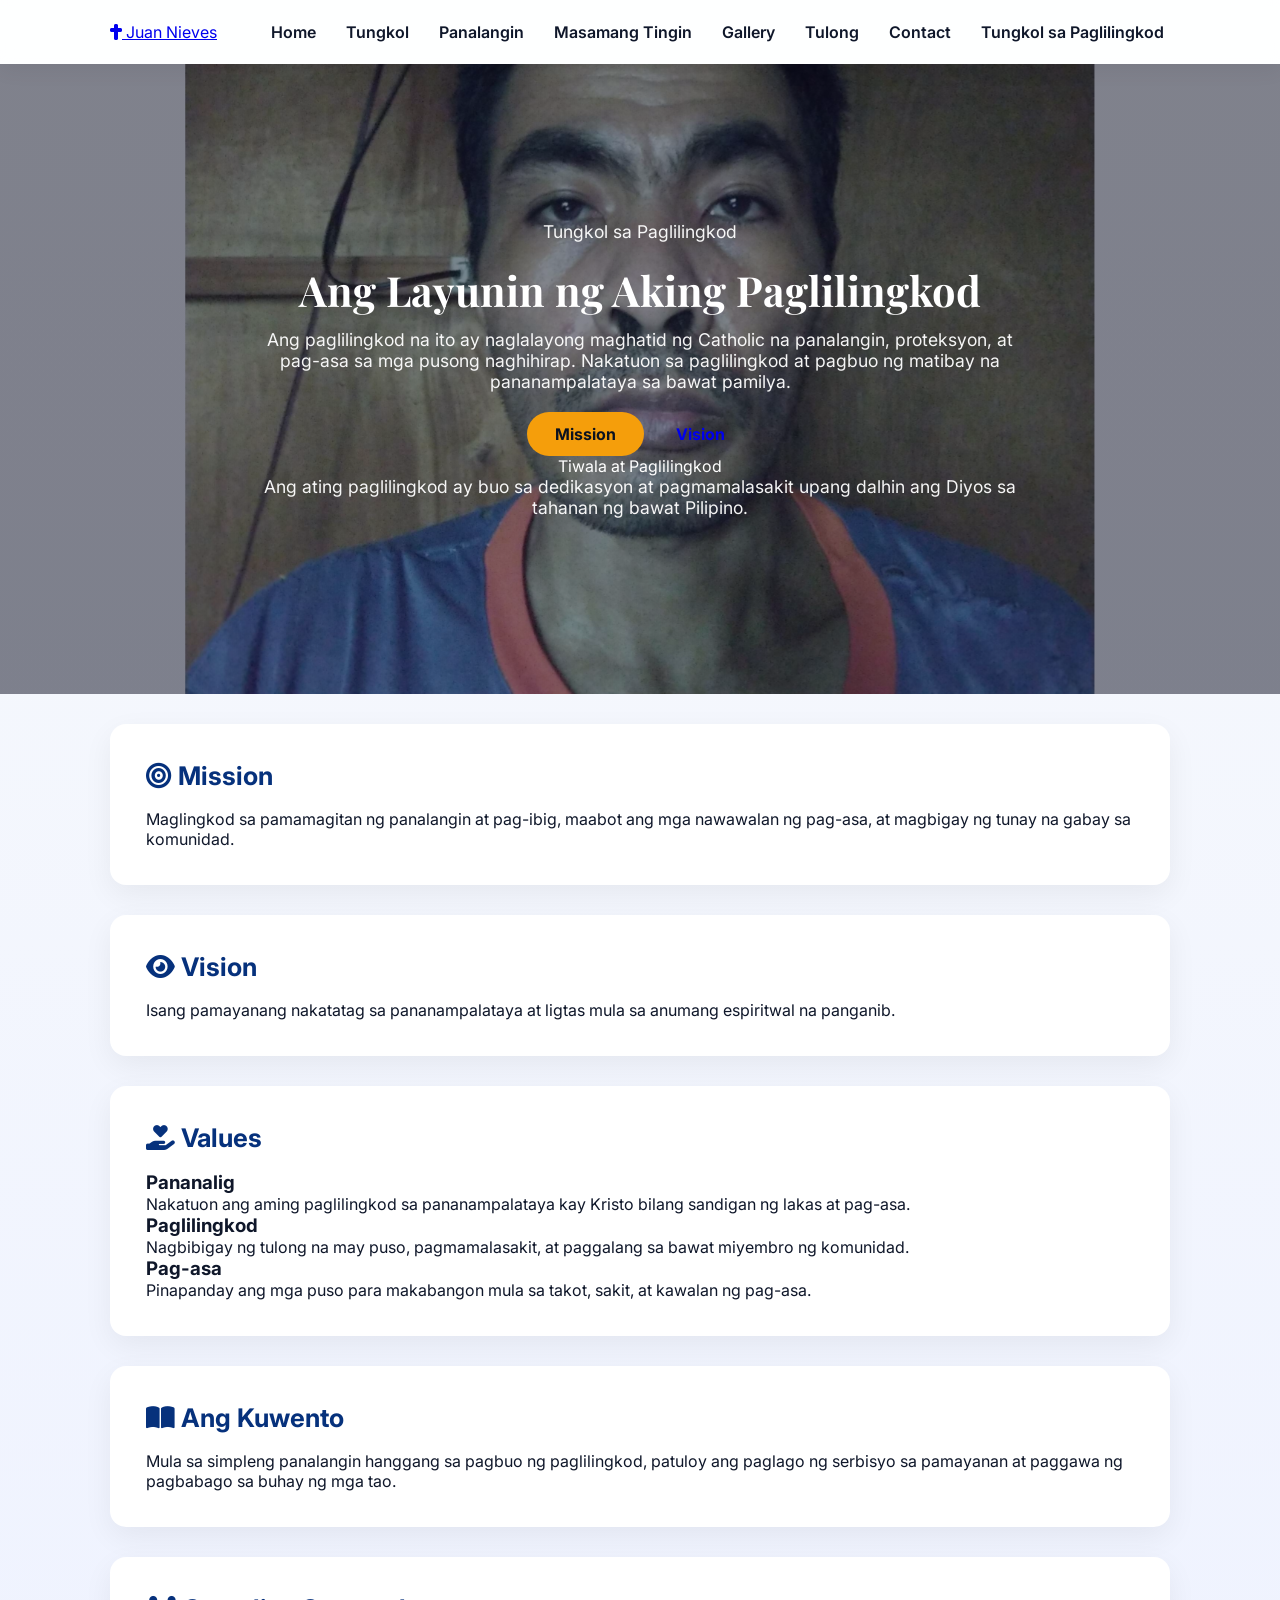
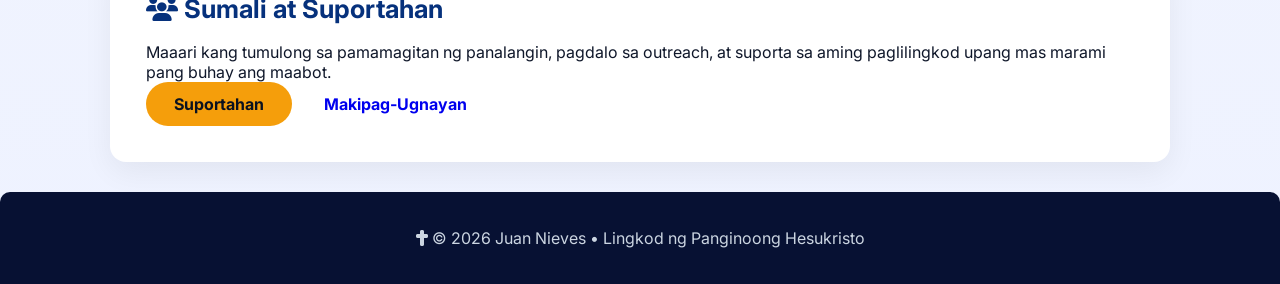
<file: about.html>
<!DOCTYPE html>
<html lang="tl">
<head>
    <meta charset="UTF-8">
    <meta name="viewport" content="width=device-width, initial-scale=1.0">
    <title>Tungkol sa Paglilingkod | Juan Nieves</title>
    <meta name="description" content="Ang paglilingkod ni Juan Nieves ay nagsisilbi para sa panalangin, proteksyon, at pag-asa.">
    <link rel="preconnect" href="https://fonts.googleapis.com">
    <link rel="preconnect" href="https://fonts.gstatic.com" crossorigin>
    <link href="https://fonts.googleapis.com/css2?family=Inter:wght@300;400;500;600;700&family=Playfair+Display:wght@700&display=swap" rel="stylesheet">
    <link rel="stylesheet" href="https://cdnjs.cloudflare.com/ajax/libs/font-awesome/6.5.0/css/all.min.css">
    <link rel="stylesheet" href="styles.css">
    <script src="script.js" defer></script>
</head>
<body>
<nav>
    <div class="nav-container">
        <a class="logo" href="index.html"><i class="fas fa-cross"></i> Juan Nieves</a>
        <button id="nav-toggle" class="nav-toggle" aria-label="Buksan ang menu" aria-expanded="false"><i class="fas fa-bars"></i></button>
        <div class="nav-links" id="nav-links">
            <a href="index.html">Home</a>
            <a href="index.html#about">Tungkol</a>
            <a href="index.html#prayer">Panalangin</a>
            <a href="index.html#evil-eye">Masamang Tingin</a>
            <a href="index.html#gallery">Gallery</a>
            <a href="index.html#donate">Tulong</a>
            <a href="index.html#contact">Contact</a>
            <a href="about.html" class="nav-secondary">Tungkol sa Paglilingkod</a>
        </div>
    </div>
</nav>
<header class="hero">
    <div class="hero-copy">
        <p class="eyebrow">Tungkol sa Paglilingkod</p>
        <h1>Ang Layunin ng Aking Paglilingkod</h1>
        <p>Ang paglilingkod na ito ay naglalayong maghatid ng Catholic na panalangin, proteksyon, at pag-asa sa mga pusong naghihirap. Nakatuon sa paglilingkod at pagbuo ng matibay na pananampalataya sa bawat pamilya.</p>
        <div class="hero-buttons">
            <a href="#mission" class="btn btn-primary">Mission</a>
            <a href="#vision" class="btn btn-secondary">Vision</a>
        </div>
    </div>
    <div class="hero-panel">
        <div class="hero-panel-card">
            <span class="panel-title">Tiwala at Paglilingkod</span>
            <p>Ang ating paglilingkod ay buo sa dedikasyon at pagmamalasakit upang dalhin ang Diyos sa tahanan ng bawat Pilipino.</p>
        </div>
    </div>
</header>
<main class="container">
    <section class="section" id="mission">
        <h2 class="section-title"><i class="fas fa-bullseye"></i> Mission</h2>
        <p class="section-copy">Maglingkod sa pamamagitan ng panalangin at pag-ibig, maabot ang mga nawawalan ng pag-asa, at magbigay ng tunay na gabay sa komunidad.</p>
    </section>
    <section class="section" id="vision">
        <h2 class="section-title"><i class="fas fa-eye"></i> Vision</h2>
        <p class="section-copy">Isang pamayanang nakatatag sa pananampalataya at ligtas mula sa anumang espiritwal na panganib.</p>
    </section>
    <section class="section" id="values">
        <h2 class="section-title"><i class="fas fa-hand-holding-heart"></i> Values</h2>
        <div class="testimonial-grid">
            <article class="testimonial-card">
                <h3>Pananalig</h3>
                <p>Nakatuon ang aming paglilingkod sa pananampalataya kay Kristo bilang sandigan ng lakas at pag-asa.</p>
            </article>
            <article class="testimonial-card">
                <h3>Paglilingkod</h3>
                <p>Nagbibigay ng tulong na may puso, pagmamalasakit, at paggalang sa bawat miyembro ng komunidad.</p>
            </article>
            <article class="testimonial-card">
                <h3>Pag-asa</h3>
                <p>Pinapanday ang mga puso para makabangon mula sa takot, sakit, at kawalan ng pag-asa.</p>
            </article>
        </div>
    </section>
    <section class="section" id="story">
        <h2 class="section-title"><i class="fas fa-book-open"></i> Ang Kuwento</h2>
        <p class="section-copy">Mula sa simpleng panalangin hanggang sa pagbuo ng paglilingkod, patuloy ang paglago ng serbisyo sa pamayanan at paggawa ng pagbabago sa buhay ng mga tao.</p>
    </section>
    <section class="section" id="join">
        <h2 class="section-title"><i class="fas fa-users"></i> Sumali at Suportahan</h2>
        <p class="section-copy">Maaari kang tumulong sa pamamagitan ng panalangin, pagdalo sa outreach, at suporta sa aming paglilingkod upang mas marami pang buhay ang maabot.</p>
        <div class="hero-buttons">
            <a href="index.html#donate" class="btn btn-primary">Suportahan</a>
            <a href="index.html#contact" class="btn btn-secondary">Makipag-Ugnayan</a>
        </div>
    </section>
</main>
<footer>
    <p><i class="fas fa-cross"></i> &copy; 2026 Juan Nieves • Lingkod ng Panginoong Hesukristo</p>
</footer>
<div class="toast" id="toast" aria-live="polite"></div>
</body>
</html>
</file>
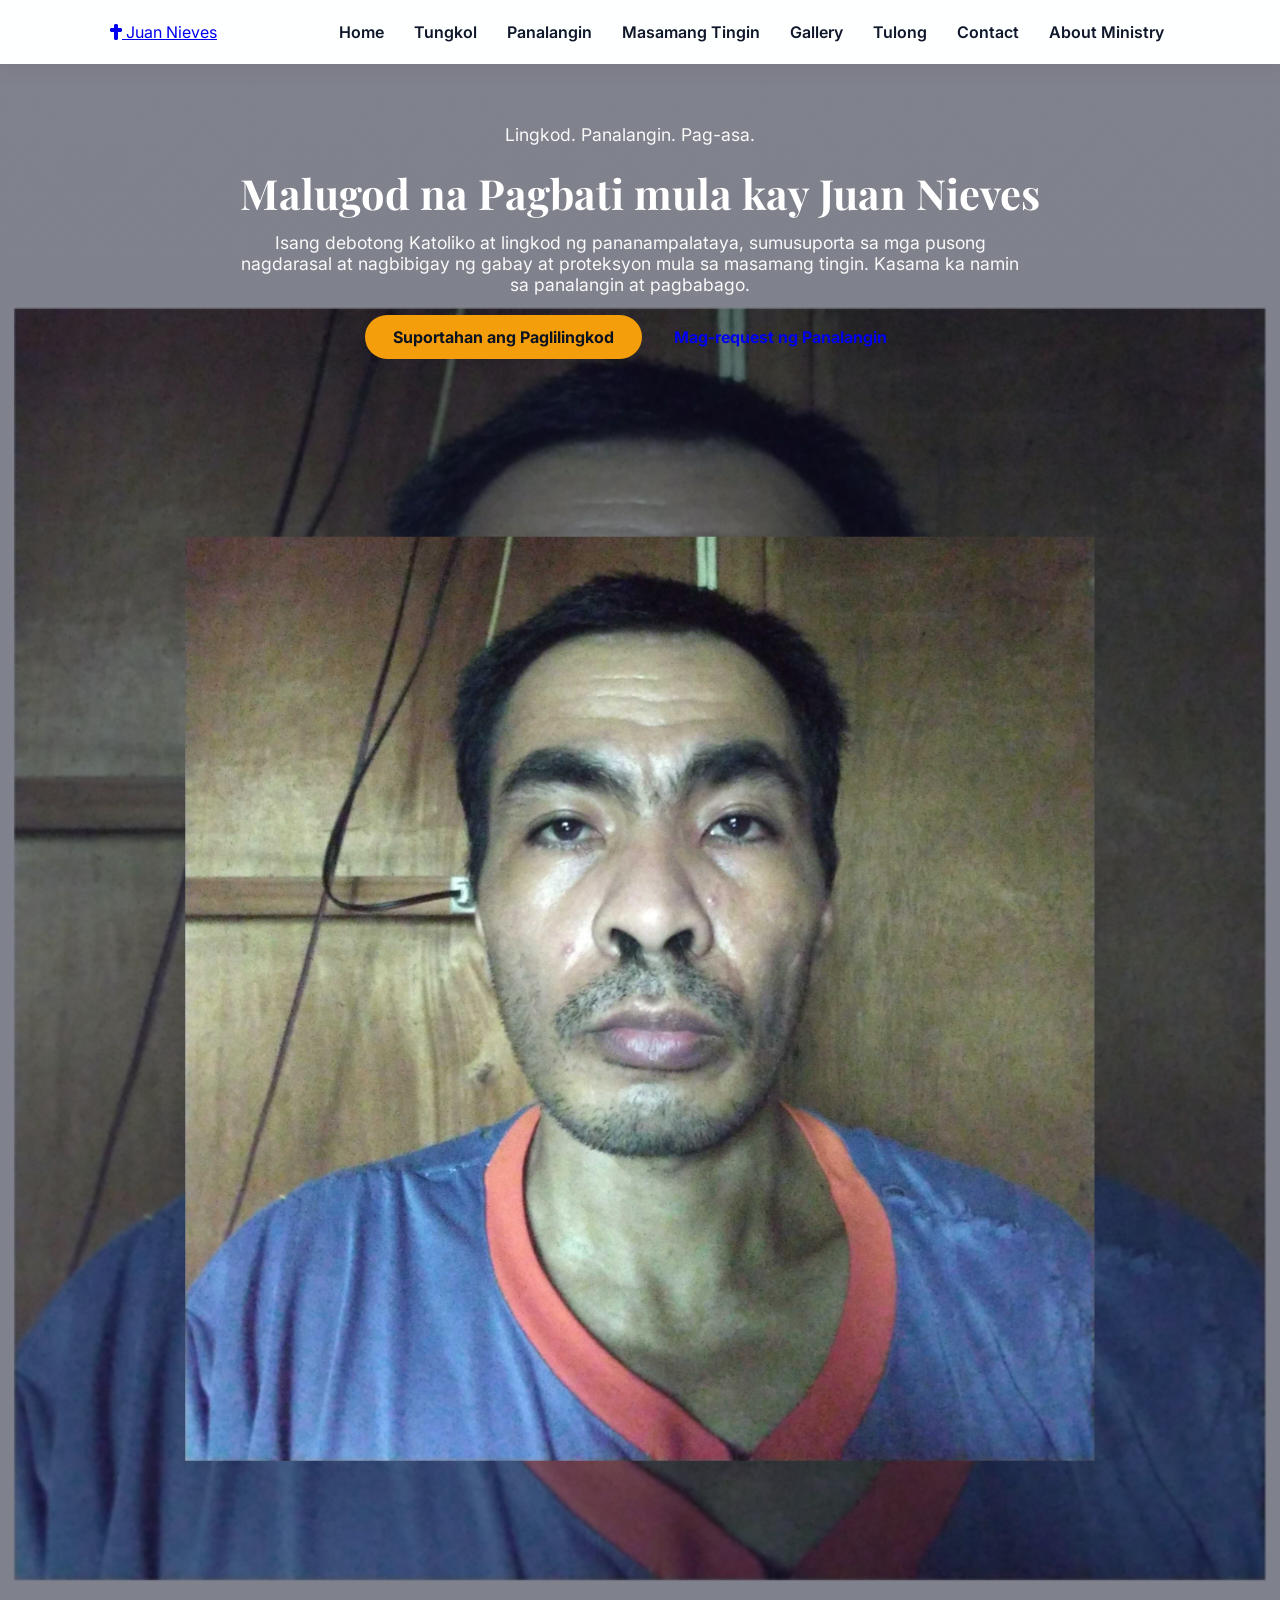
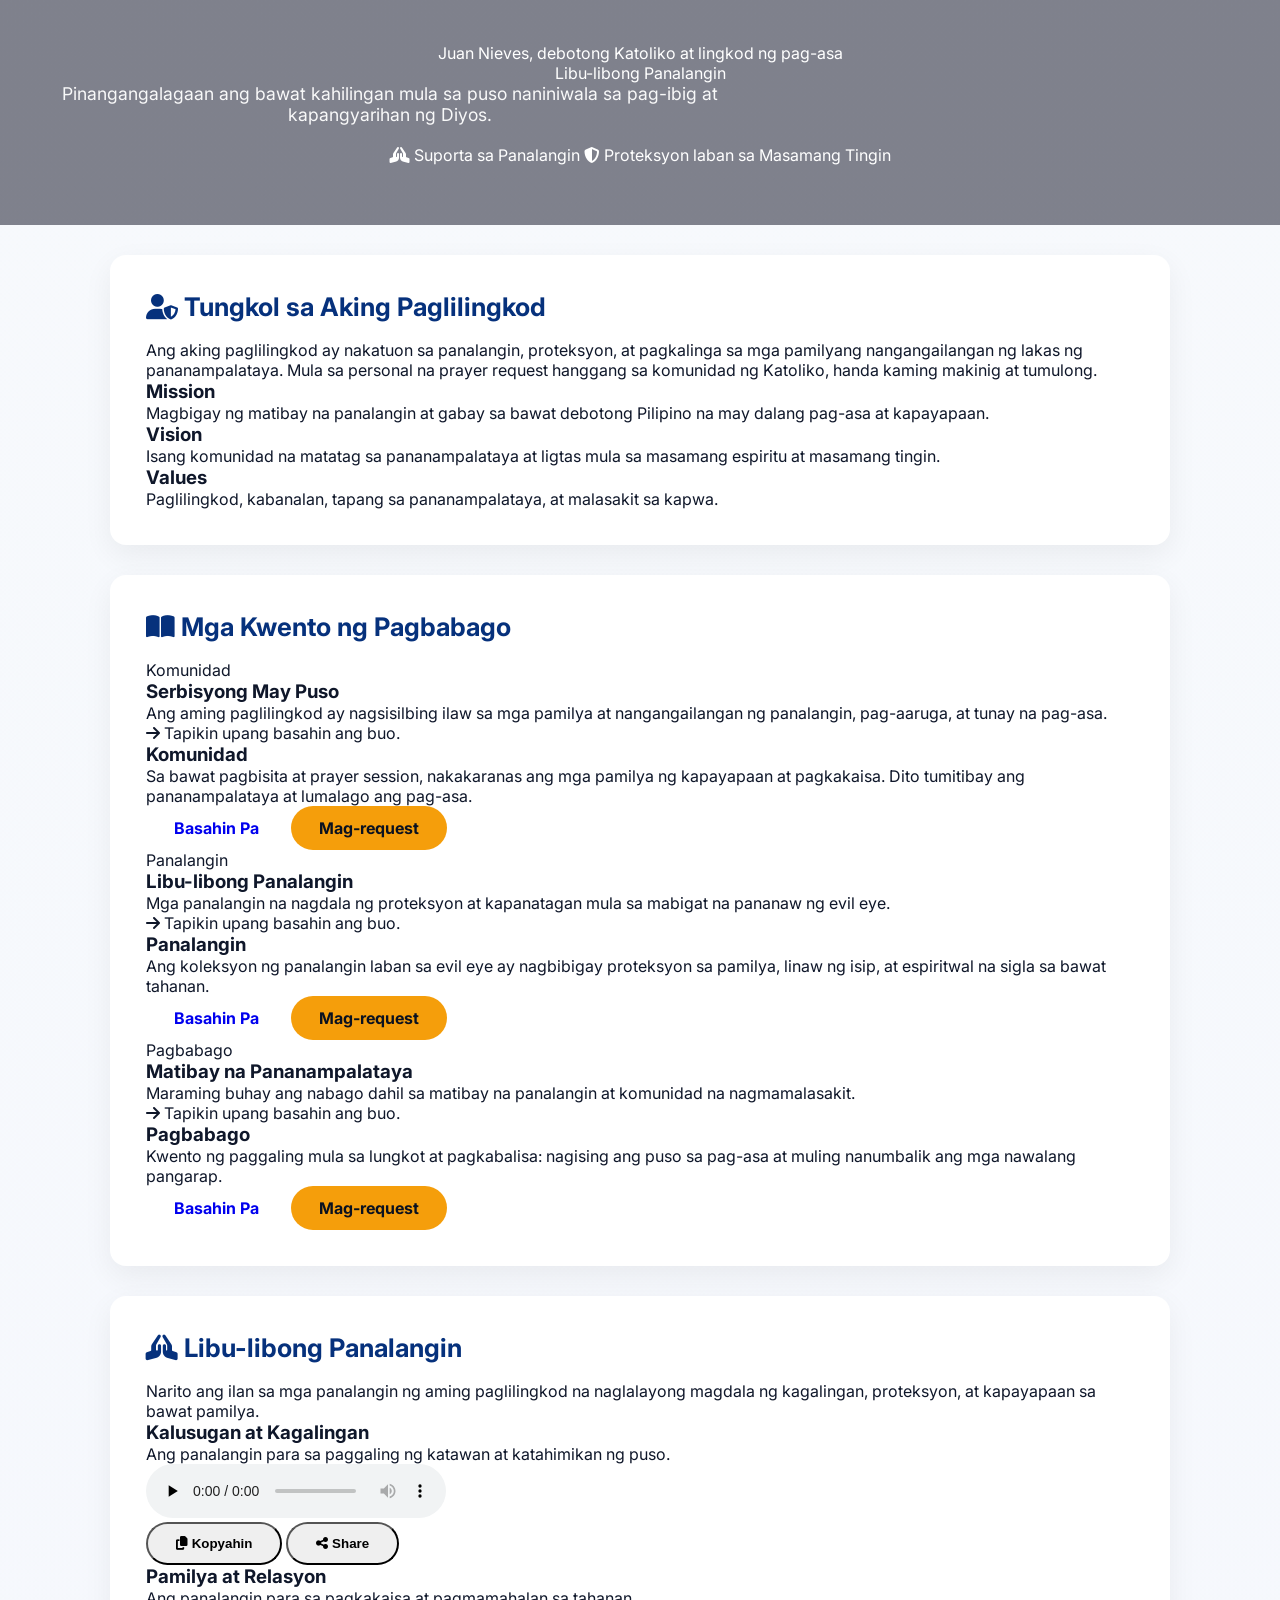
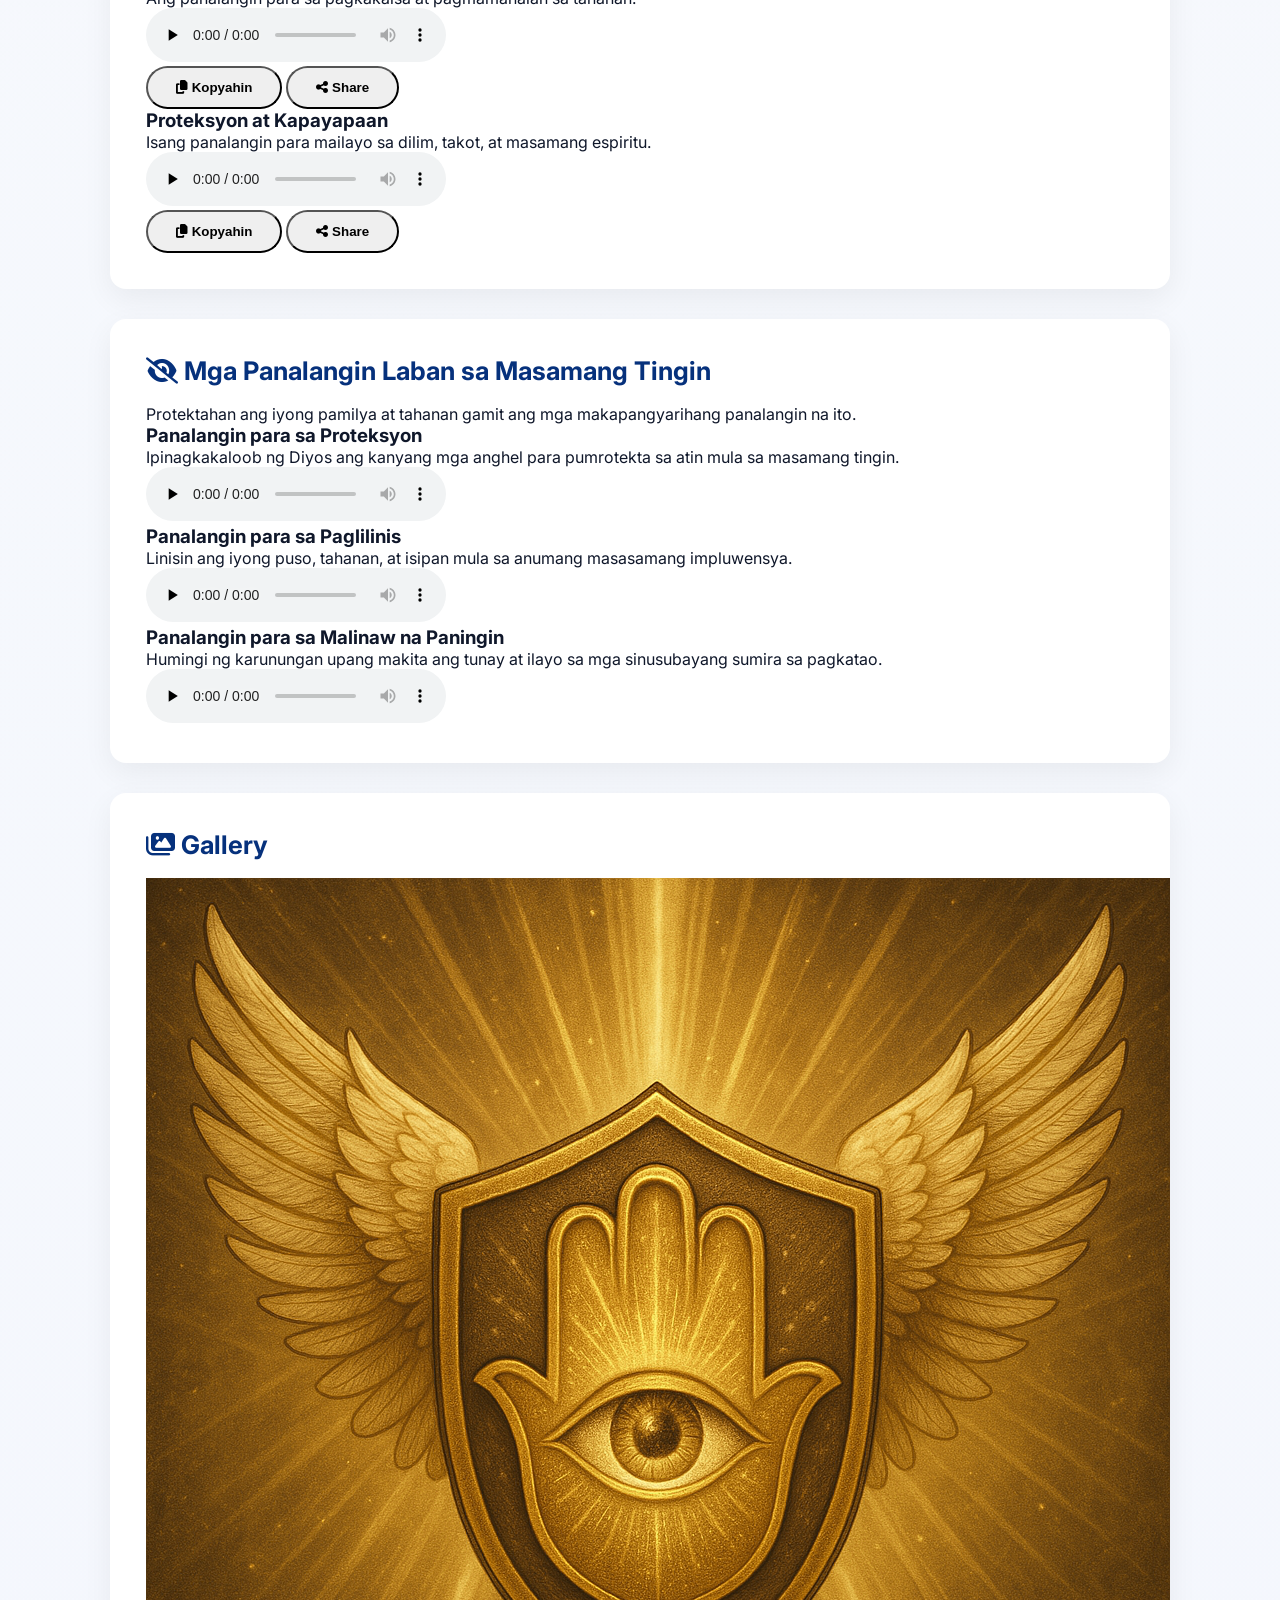
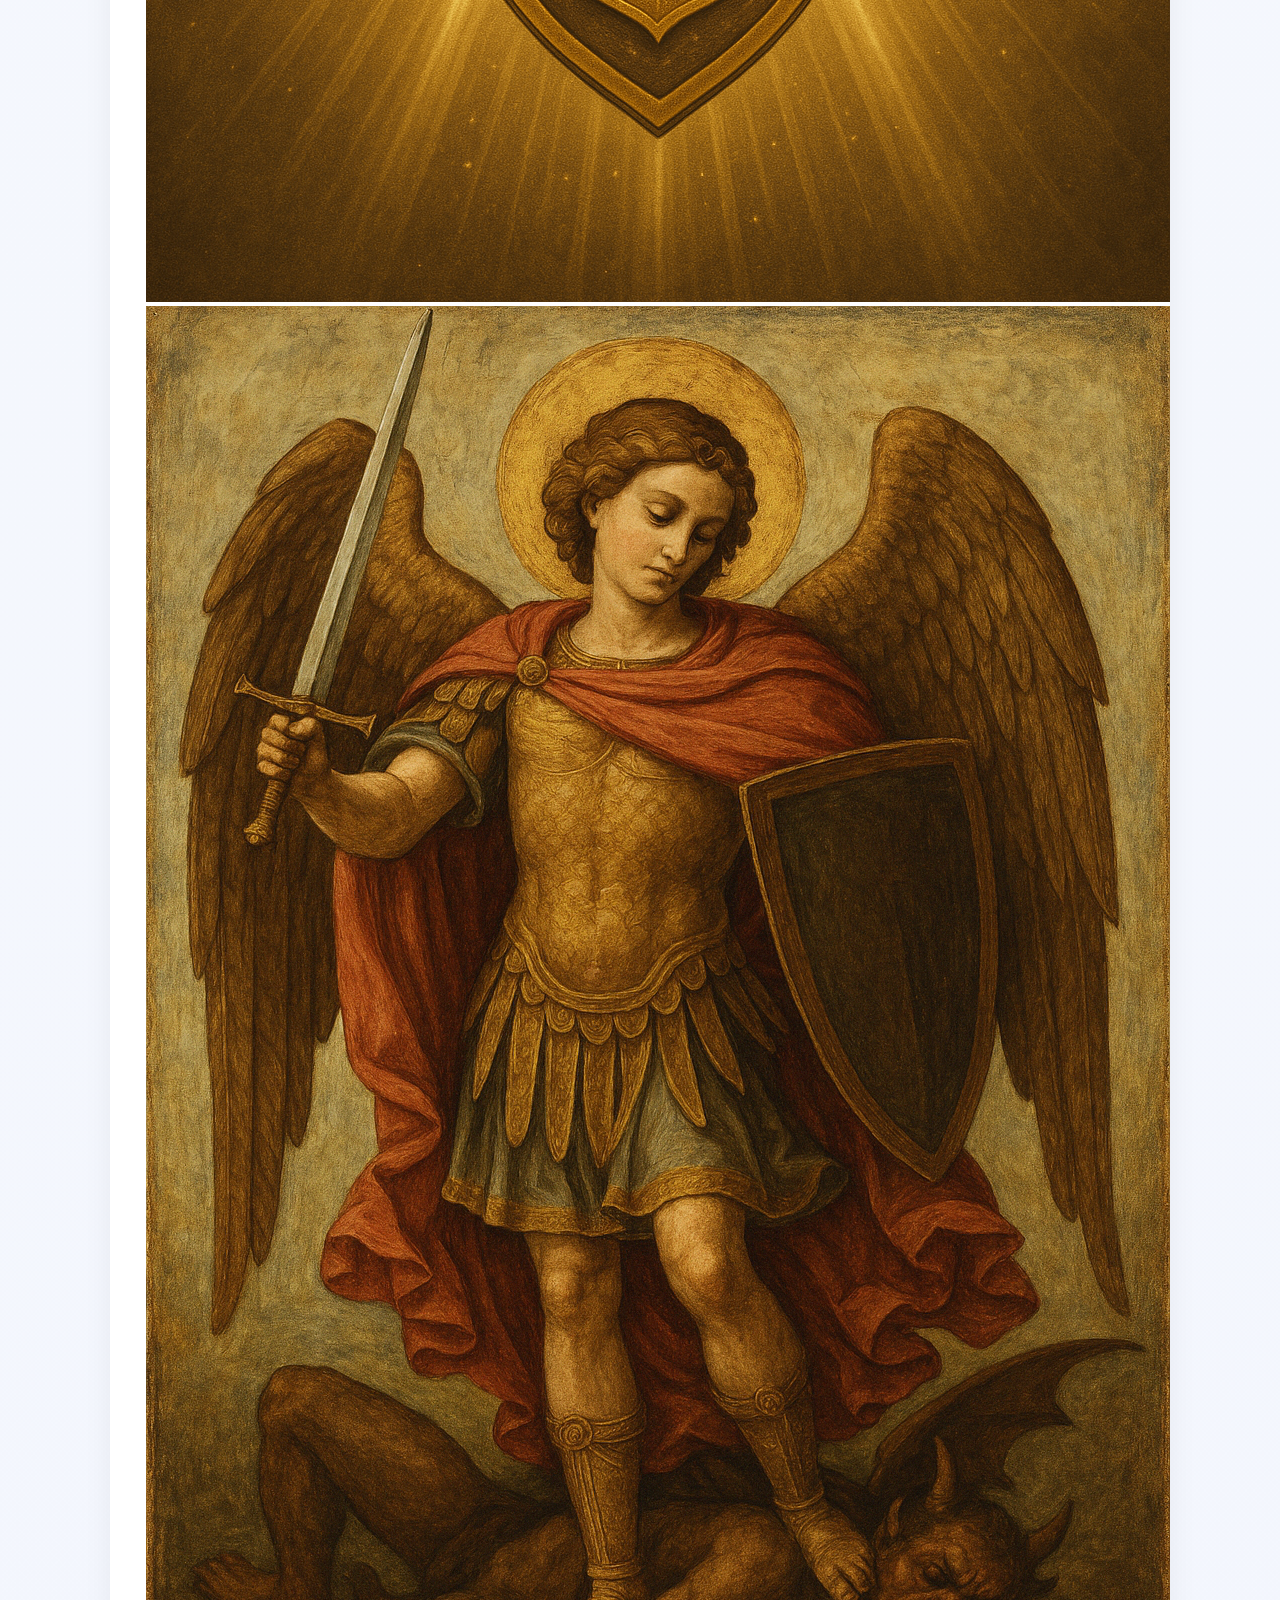
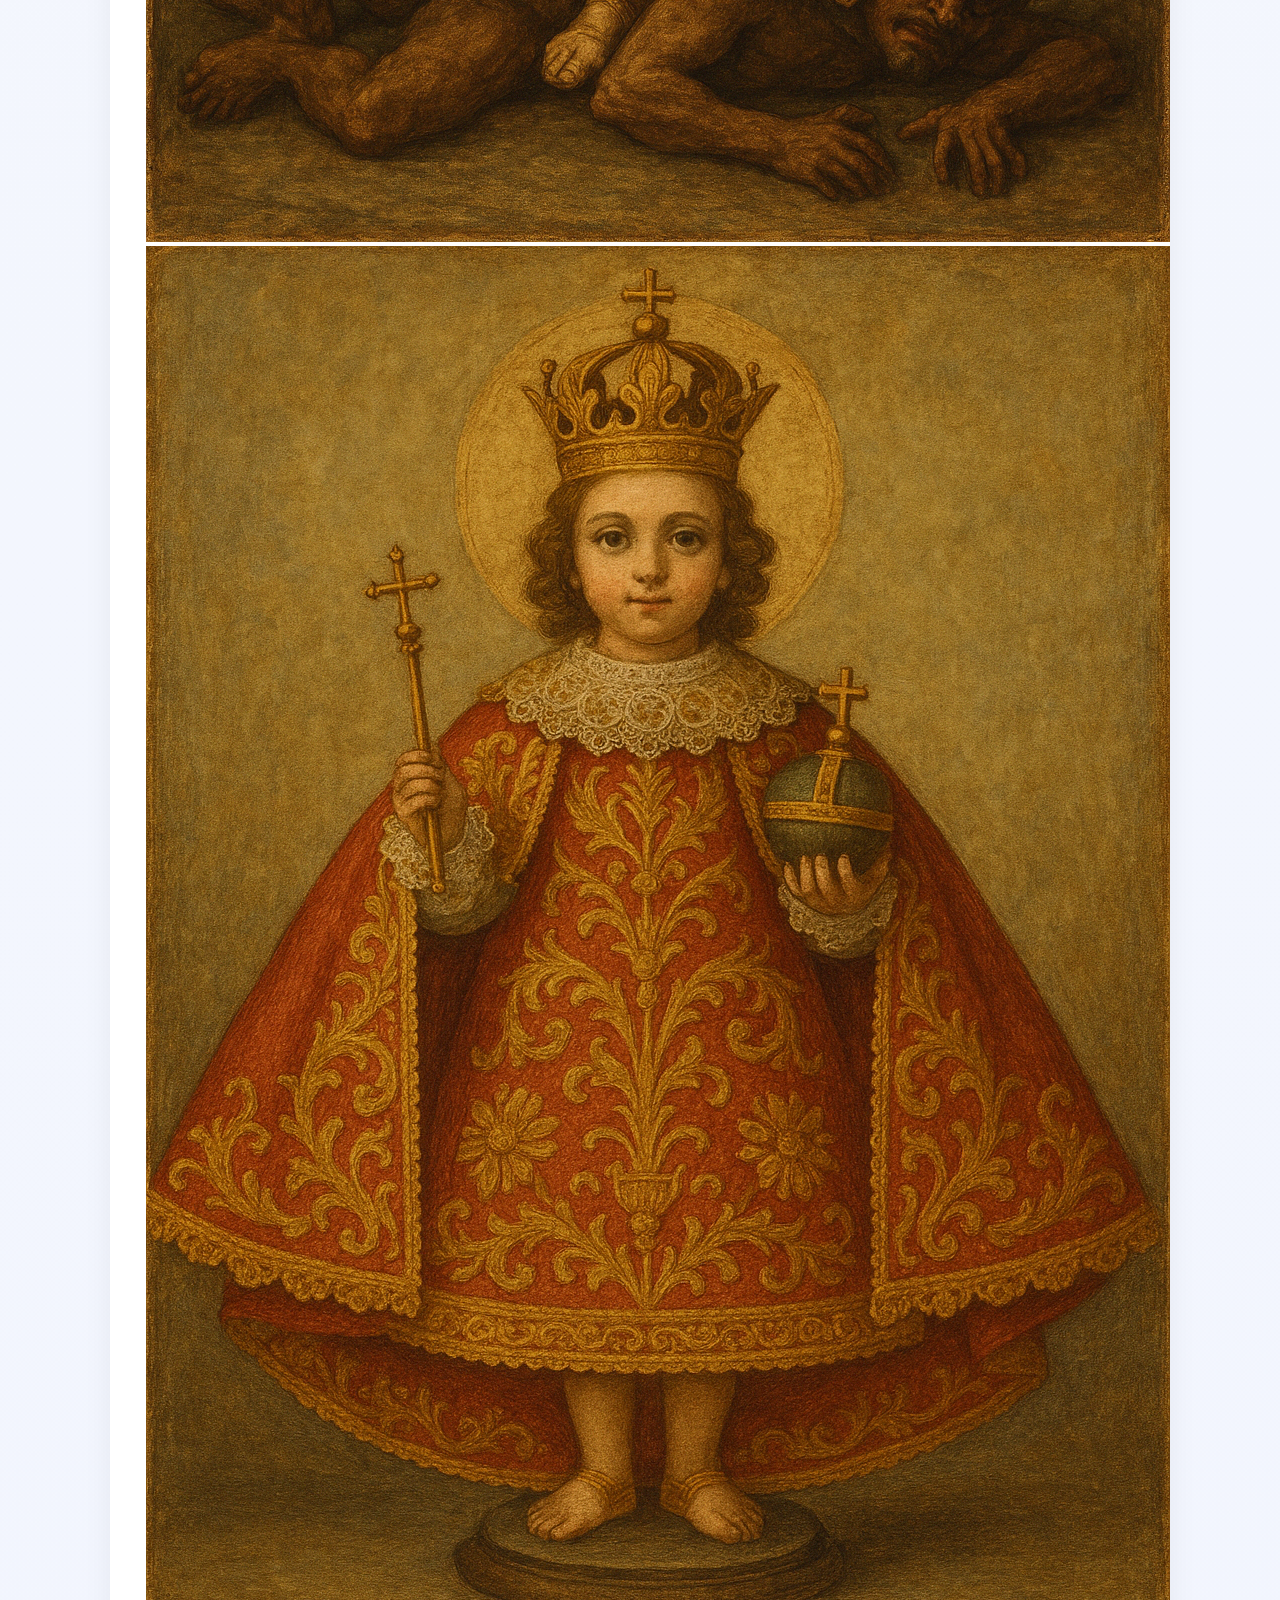
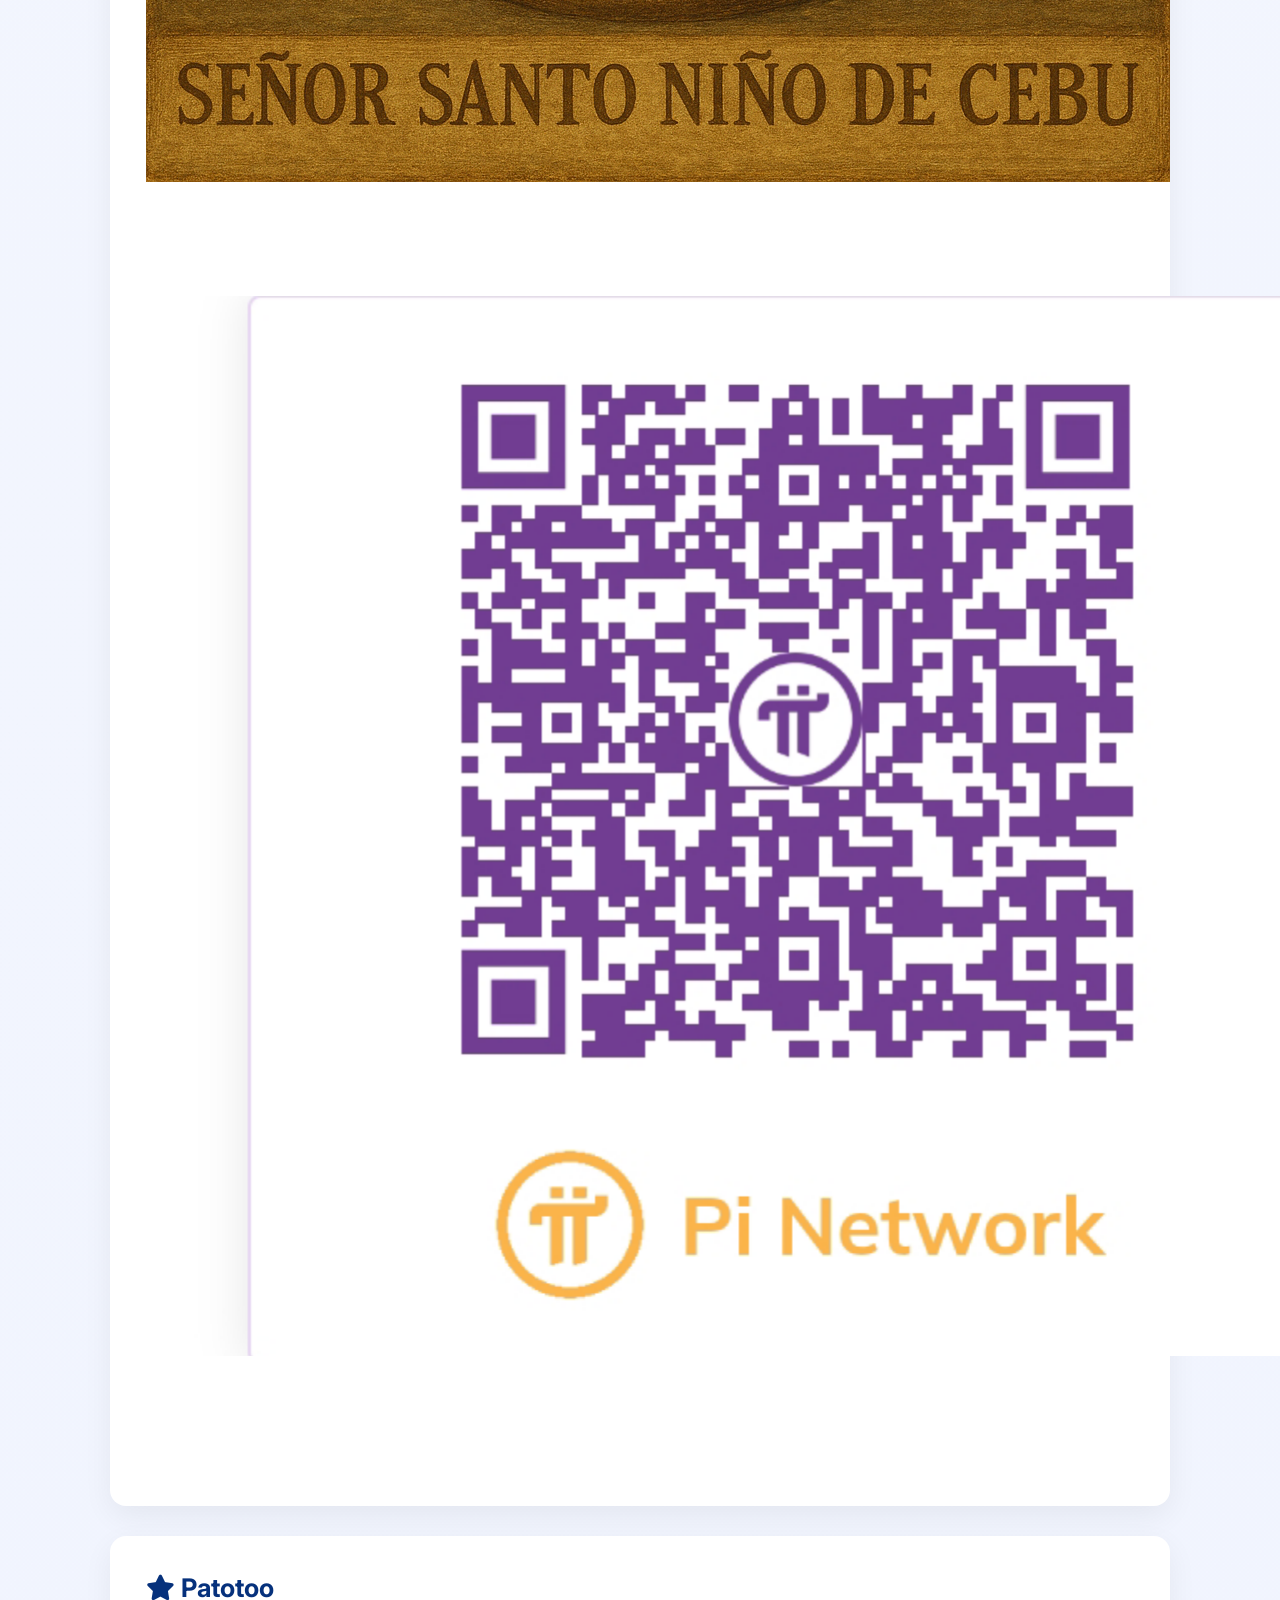
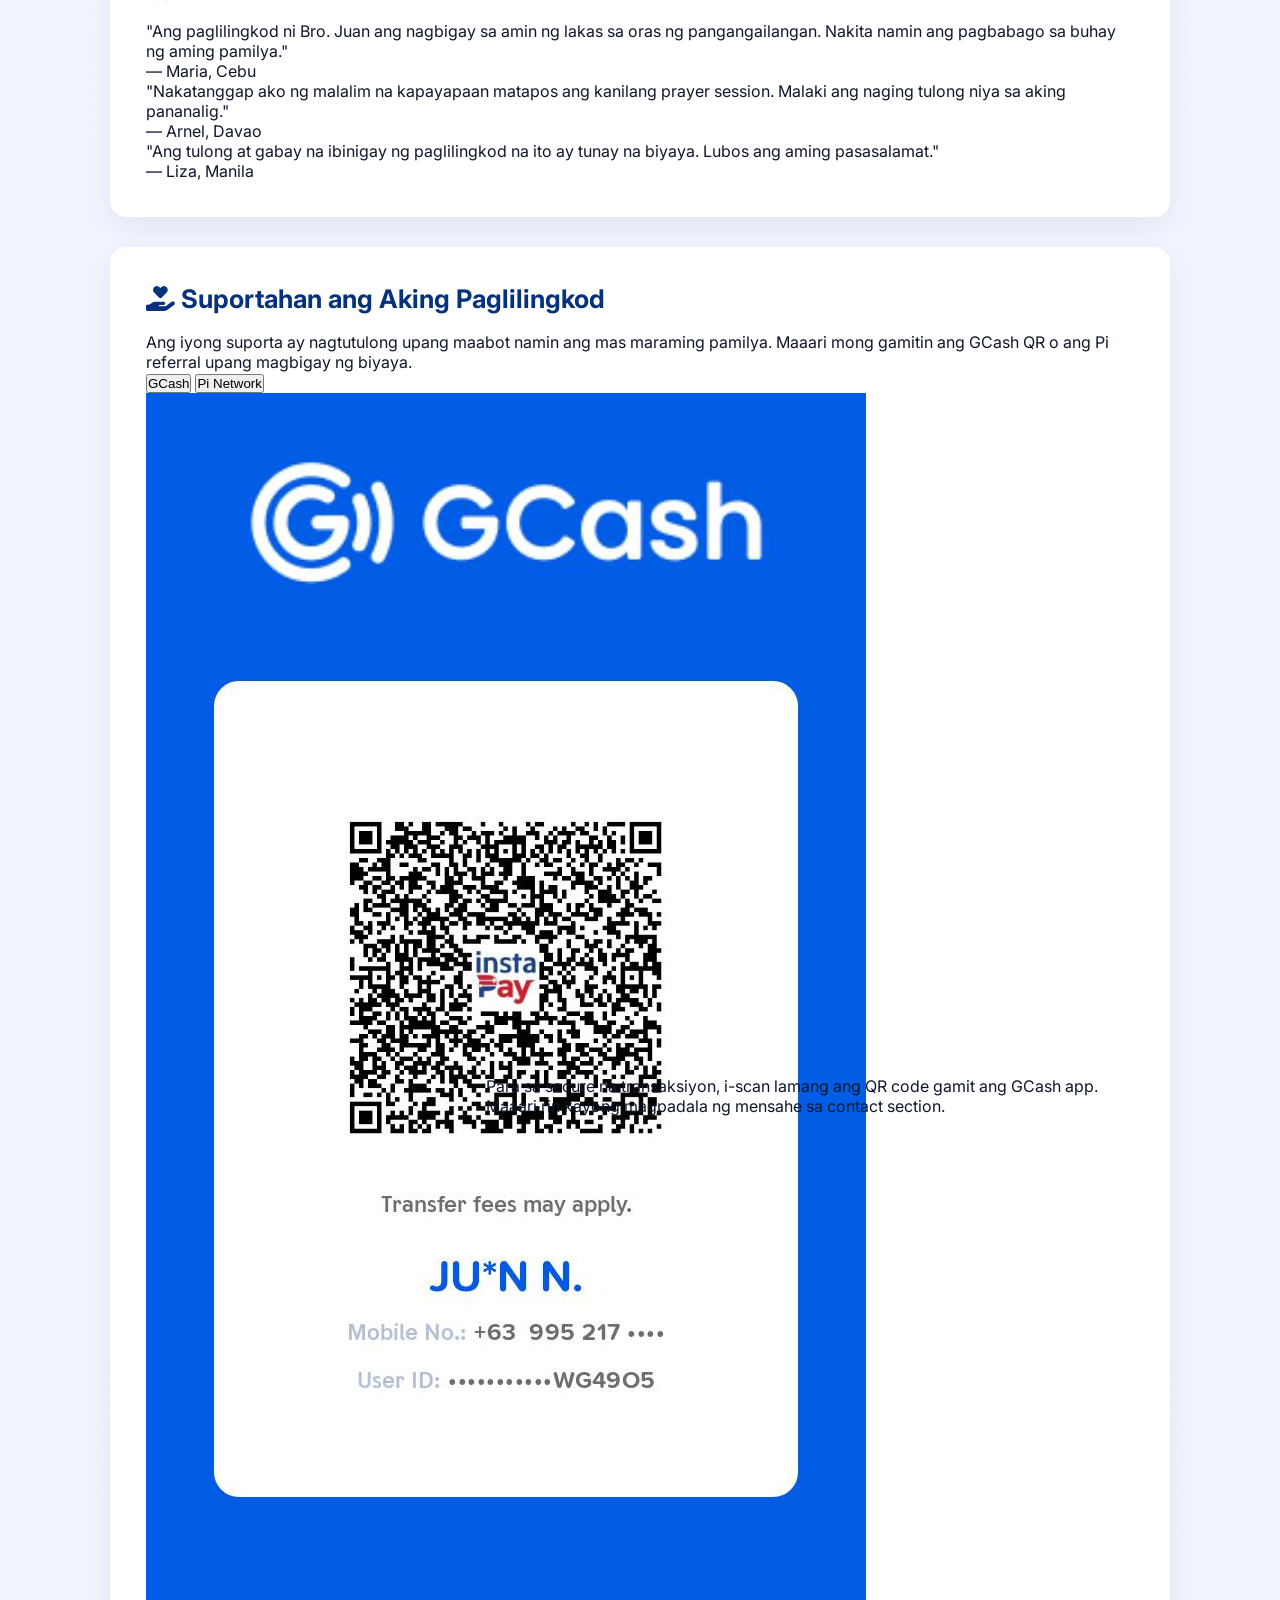
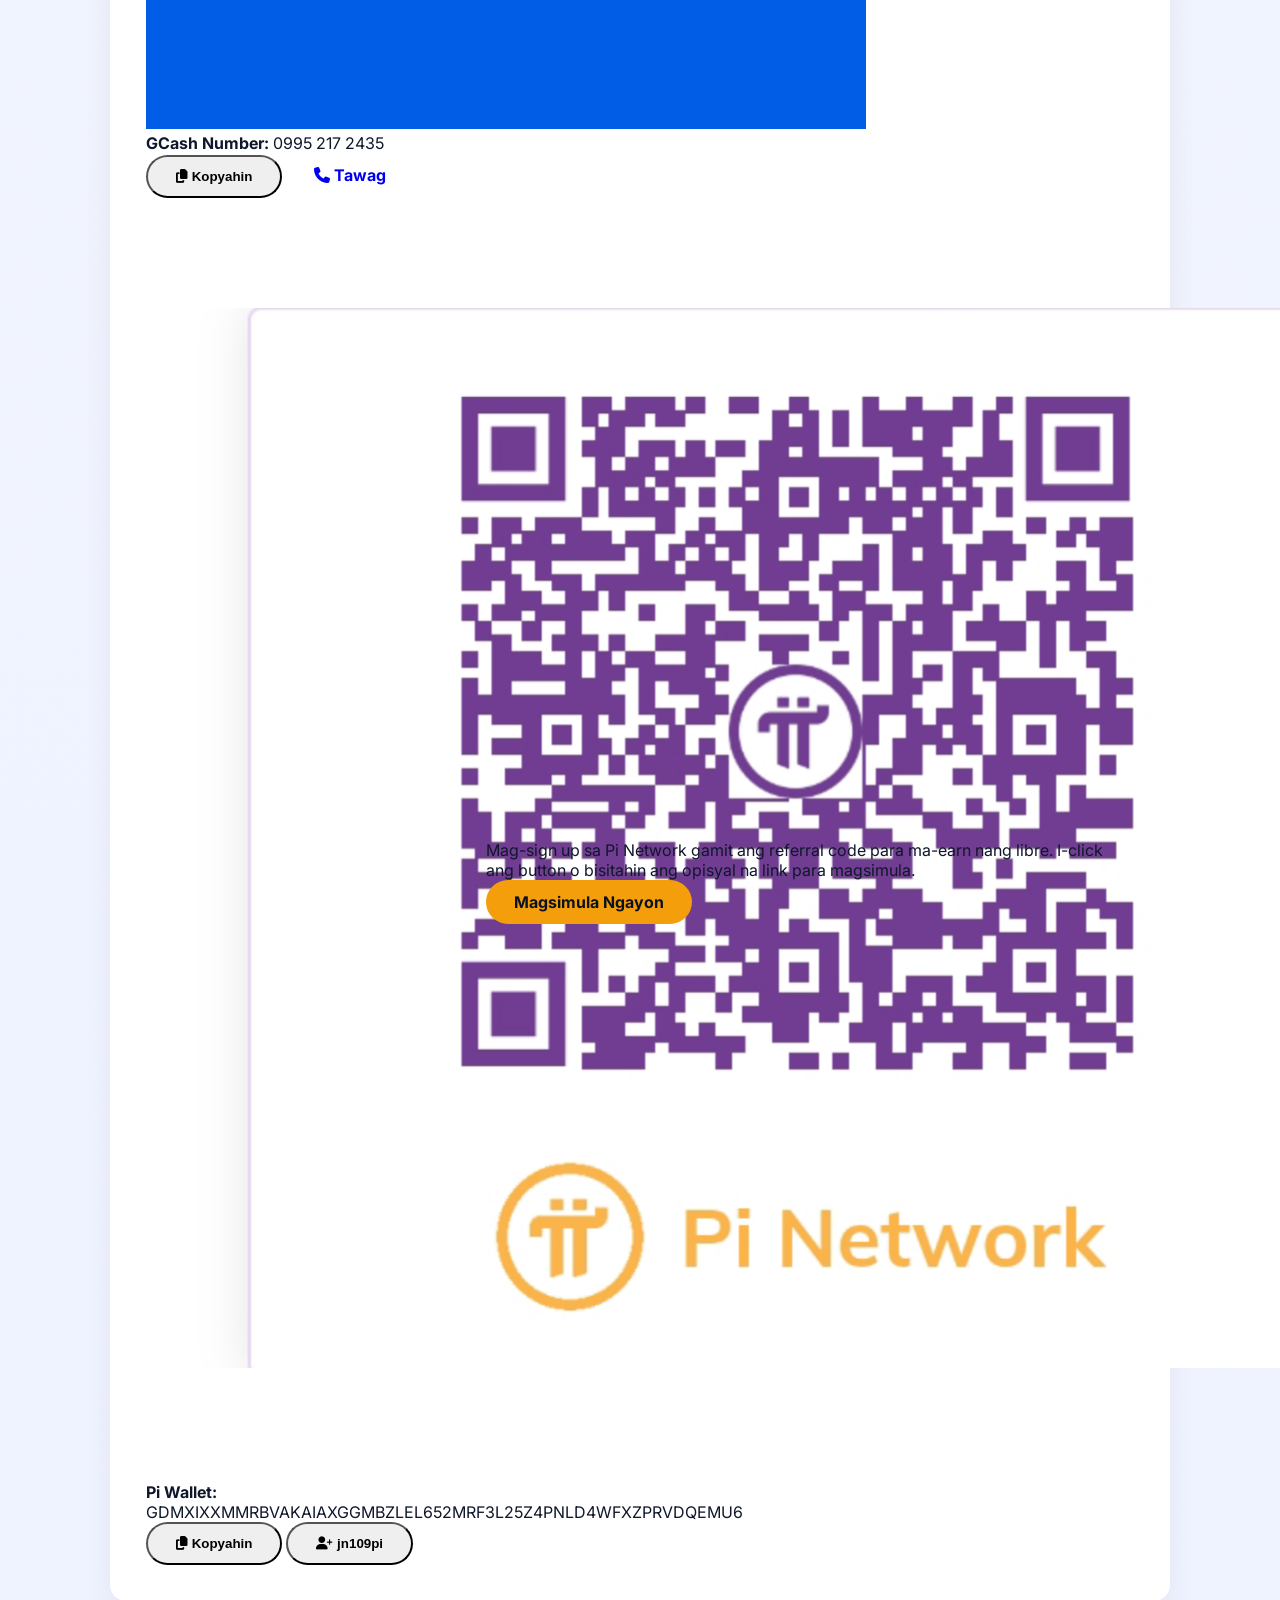
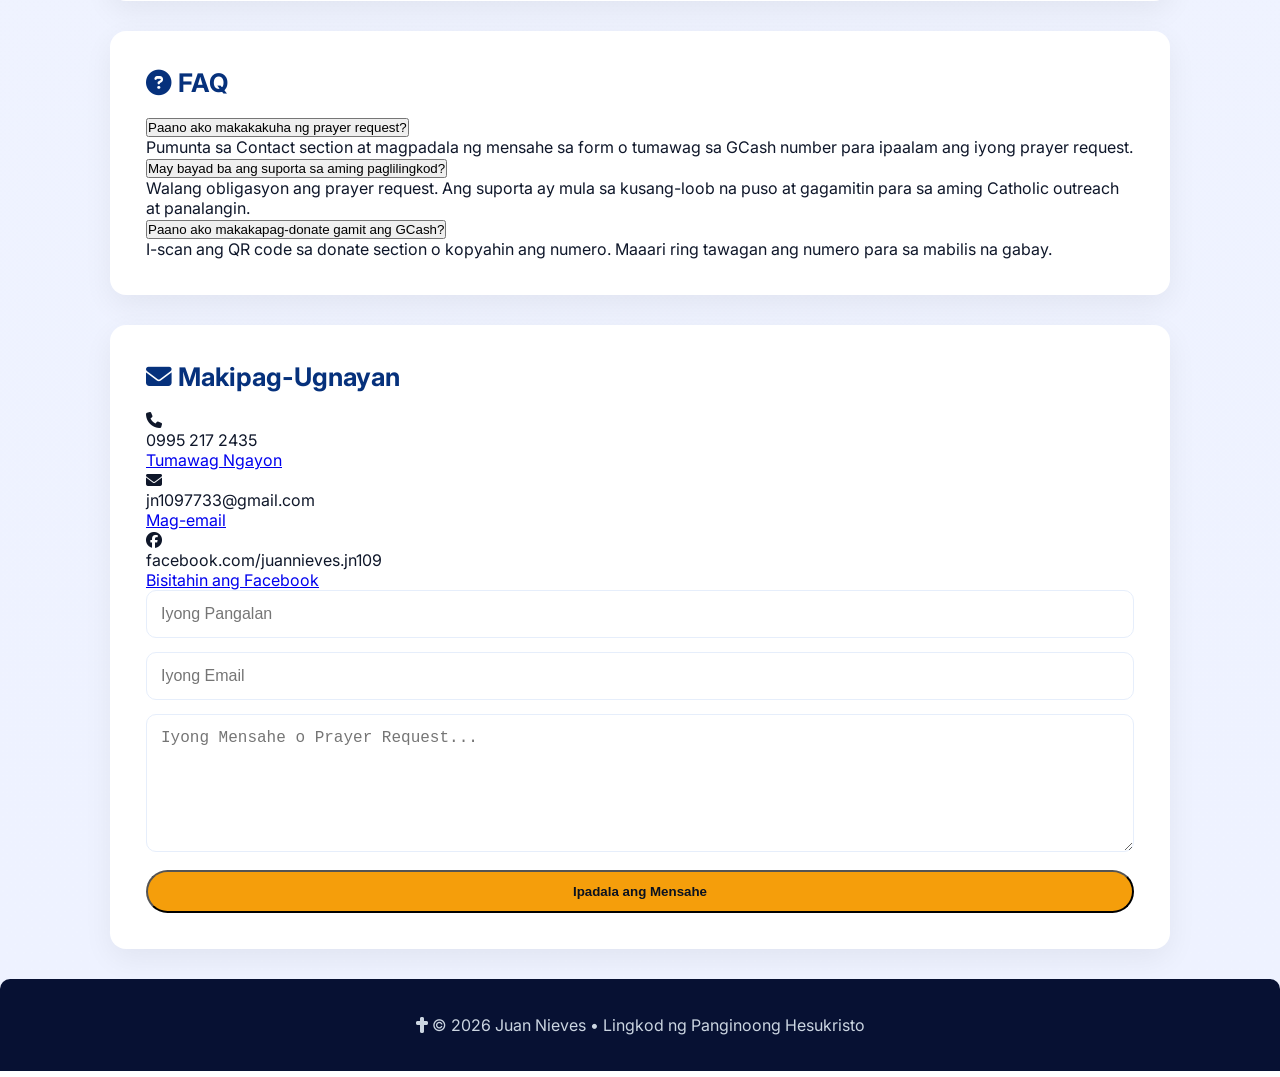
<file: index.original.html>
<!DOCTYPE html>
<html lang="tl">
<head>
    <meta charset="UTF-8">
    <meta name="viewport" content="width=device-width, initial-scale=1.0">
    <title>Juan Nieves | Paglilingkod ng Panalangin at Pag-asa</title>
    <meta name="description" content="Opisyal na pahina ng paglilingkod ni Juan Nieves para sa panalangin, proteksyon laban sa masamang tingin, at suporta sa komunidad.">
    <link rel="preconnect" href="https://fonts.googleapis.com">
    <link rel="preconnect" href="https://fonts.gstatic.com" crossorigin>
    <link href="https://fonts.googleapis.com/css2?family=Inter:wght@300;400;500;600;700&family=Playfair+Display:wght@700&display=swap" rel="stylesheet">
    <link rel="stylesheet" href="https://cdnjs.cloudflare.com/ajax/libs/font-awesome/6.5.0/css/all.min.css">
    <link rel="stylesheet" href="styles.css">
    <script src="script.js" defer></script>
</head>
<body>
<nav>
    <div class="nav-container">
        <a class="logo" href="#home"><i class="fas fa-cross"></i> Juan Nieves</a>
        <button id="nav-toggle" class="nav-toggle" aria-label="Buksan ang menu" aria-expanded="false"><i class="fas fa-bars"></i></button>
        <div class="nav-links" id="nav-links">
            <a href="#home">Home</a>
            <a href="#about">Tungkol</a>
            <a href="#prayer">Panalangin</a>
            <a href="#evil-eye">Masamang Tingin</a>
            <a href="#gallery">Gallery</a>
            <a href="#donate">Tulong</a>
            <a href="#contact">Contact</a>
            <a href="about.html" class="nav-secondary">About Ministry</a>
        </div>
    </div>
</nav>
<header class="hero" id="home">
    <div class="hero-copy">
        <p class="eyebrow">Lingkod. Panalangin. Pag-asa.</p>
        <h1>Malugod na Pagbati mula kay Juan Nieves</h1>
        <p>Isang debotong Katoliko at lingkod ng pananampalataya, sumusuporta sa mga pusong nagdarasal at nagbibigay ng gabay at proteksyon mula sa masamang tingin. Kasama ka namin sa panalangin at pagbabago.</p>
        <div class="hero-buttons">
            <a href="#donate" class="btn btn-primary">Suportahan ang Paglilingkod</a>
            <a href="#prayer" class="btn btn-secondary">Mag-request ng Panalangin</a>
        </div>
    </div>
    <div class="hero-panel">
        <div class="hero-panel-card">
            <figure class="hero-profile-figure">
                <img src="20211127_175852.png" alt="Portrait ni Juan Nieves" class="hero-profile-image">
                <figcaption class="hero-image-caption">Juan Nieves, debotong Katoliko at lingkod ng pag-asa</figcaption>
            </figure>
            <span class="panel-title">Libu-libong Panalangin</span>
            <p>Pinangangalagaan ang bawat kahilingan mula sa puso naniniwala sa pag-ibig at kapangyarihan ng Diyos.</p>
            <div class="panel-meta">
                <span><i class="fas fa-hands-praying"></i> Suporta sa Panalangin</span>
                <span><i class="fas fa-shield-alt"></i> Proteksyon laban sa Masamang Tingin</span>
            </div>
        </div>
    </div>
</header>
<main class="container">
    <section class="section intro" id="about">
        <div class="section-copy">
            <h2 class="section-title"><i class="fas fa-user-shield"></i> Tungkol sa Aking Paglilingkod</h2>
            <p>Ang aking paglilingkod ay nakatuon sa panalangin, proteksyon, at pagkalinga sa mga pamilyang nangangailangan ng lakas ng pananampalataya. Mula sa personal na prayer request hanggang sa komunidad ng Katoliko, handa kaming makinig at tumulong.</p>
            <div class="intro-cards">
                <article class="info-card">
                    <h3>Mission</h3>
                    <p>Magbigay ng matibay na panalangin at gabay sa bawat debotong Pilipino na may dalang pag-asa at kapayapaan.</p>
                </article>
                <article class="info-card">
                    <h3>Vision</h3>
                    <p>Isang komunidad na matatag sa pananampalataya at ligtas mula sa masamang espiritu at masamang tingin.</p>
                </article>
                <article class="info-card">
                    <h3>Values</h3>
                    <p>Paglilingkod, kabanalan, tapang sa pananampalataya, at malasakit sa kapwa.</p>
                </article>
            </div>
        </div>
    </section>
    <section class="section stories" id="stories">
        <h2 class="section-title"><i class="fas fa-book-open"></i> Mga Kwento ng Pagbabago</h2>
        <div class="story-grid">
            <article class="story-card" tabindex="0">
                <div class="story-card-inner">
                    <div class="story-card-face story-front">
                        <span class="story-label">Komunidad</span>
                        <h3>Serbisyong May Puso</h3>
                        <p>Ang aming paglilingkod ay nagsisilbing ilaw sa mga pamilya at nangangailangan ng panalangin, pag-aaruga, at tunay na pag-asa.</p>
                        <p class="flip-hint"><i class="fas fa-arrow-right"></i> Tapikin upang basahin ang buo.</p>
                    </div>
                    <div class="story-card-face story-back">
                        <h3>Komunidad</h3>
                        <p>Sa bawat pagbisita at prayer session, nakakaranas ang mga pamilya ng kapayapaan at pagkakaisa. Dito tumitibay ang pananampalataya at lumalago ang pag-asa.</p>
                        <div class="story-actions">
                            <a href="#about" class="btn btn-secondary">Basahin Pa</a>
                            <a href="#contact" class="btn btn-primary">Mag-request</a>
                        </div>
                    </div>
                </div>
            </article>
            <article class="story-card" tabindex="0">
                <div class="story-card-inner">
                    <div class="story-card-face story-front">
                        <span class="story-label">Panalangin</span>
                        <h3>Libu-libong Panalangin</h3>
                        <p>Mga panalangin na nagdala ng proteksyon at kapanatagan mula sa mabigat na pananaw ng evil eye.</p>
                        <p class="flip-hint"><i class="fas fa-arrow-right"></i> Tapikin upang basahin ang buo.</p>
                    </div>
                    <div class="story-card-face story-back">
                        <h3>Panalangin</h3>
                        <p>Ang koleksyon ng panalangin laban sa evil eye ay nagbibigay proteksyon sa pamilya, linaw ng isip, at espiritwal na sigla sa bawat tahanan.</p>
                        <div class="story-actions">
                            <a href="#evil-eye" class="btn btn-secondary">Basahin Pa</a>
                            <a href="#contact" class="btn btn-primary">Mag-request</a>
                        </div>
                    </div>
                </div>
            </article>
            <article class="story-card" tabindex="0">
                <div class="story-card-inner">
                    <div class="story-card-face story-front">
                        <span class="story-label">Pagbabago</span>
                        <h3>Matibay na Pananampalataya</h3>
                        <p>Maraming buhay ang nabago dahil sa matibay na panalangin at komunidad na nagmamalasakit.</p>
                        <p class="flip-hint"><i class="fas fa-arrow-right"></i> Tapikin upang basahin ang buo.</p>
                    </div>
                    <div class="story-card-face story-back">
                        <h3>Pagbabago</h3>
                        <p>Kwento ng paggaling mula sa lungkot at pagkabalisa: nagising ang puso sa pag-asa at muling nanumbalik ang mga nawalang pangarap.</p>
                        <div class="story-actions">
                            <a href="#about" class="btn btn-secondary">Basahin Pa</a>
                            <a href="#contact" class="btn btn-primary">Mag-request</a>
                        </div>
                    </div>
                </div>
            </article>
        </div>
    </section>
    <section class="section" id="prayer">
        <h2 class="section-title"><i class="fas fa-hands-praying"></i> Libu-libong Panalangin</h2>
        <p class="section-copy">Narito ang ilan sa mga panalangin ng aming paglilingkod na naglalayong magdala ng kagalingan, proteksyon, at kapayapaan sa bawat pamilya.</p>
        <div class="prayer-grid">
            <article class="prayer-card">
                <h3>Kalusugan at Kagalingan</h3>
                <p>Ang panalangin para sa paggaling ng katawan at katahimikan ng puso.</p>
                <audio controls preload="none" class="prayer-audio">
                    <source src="audio/evil-eye-protection.wav" type="audio/wav">
                    Your browser does not support the audio element.
                </audio>
                <div class="prayer-actions">
                    <button class="btn btn-secondary copy-prayer"><i class="fas fa-copy"></i> Kopyahin</button>
                    <button class="btn btn-secondary share-prayer"><i class="fas fa-share-alt"></i> Share</button>
                </div>
            </article>
            <article class="prayer-card">
                <h3>Pamilya at Relasyon</h3>
                <p>Ang panalangin para sa pagkakaisa at pagmamahalan sa tahanan.</p>
                <audio controls preload="none" class="prayer-audio">
                    <source src="audio/evil-eye-cleansing.wav" type="audio/wav">
                    Your browser does not support the audio element.
                </audio>
                <div class="prayer-actions">
                    <button class="btn btn-secondary copy-prayer"><i class="fas fa-copy"></i> Kopyahin</button>
                    <button class="btn btn-secondary share-prayer"><i class="fas fa-share-alt"></i> Share</button>
                </div>
            </article>
            <article class="prayer-card">
                <h3>Proteksyon at Kapayapaan</h3>
                <p>Isang panalangin para mailayo sa dilim, takot, at masamang espiritu.</p>
                <audio controls preload="none" class="prayer-audio">
                    <source src="audio/evil-eye-vision.wav" type="audio/wav">
                    Your browser does not support the audio element.
                </audio>
                <div class="prayer-actions">
                    <button class="btn btn-secondary copy-prayer"><i class="fas fa-copy"></i> Kopyahin</button>
                    <button class="btn btn-secondary share-prayer"><i class="fas fa-share-alt"></i> Share</button>
                </div>
            </article>
        </div>
    </section>
    <section class="section" id="evil-eye">
        <div class="section-heading-group">
            <h2 class="section-title"><i class="fas fa-eye-slash"></i> Mga Panalangin Laban sa Masamang Tingin</h2>
            <p>Protektahan ang iyong pamilya at tahanan gamit ang mga makapangyarihang panalangin na ito.</p>
        </div>
        <div class="feature-grid">
            <article class="feature-card">
                <h3>Panalangin para sa Proteksyon</h3>
                <p>Ipinagkakaloob ng Diyos ang kanyang mga anghel para pumrotekta sa atin mula sa masamang tingin.</p>
                <audio controls preload="none" class="feature-audio">
                    <source src="audio/evil-eye-protection.wav" type="audio/wav">
                    Your browser does not support the audio element.
                </audio>
            </article>
            <article class="feature-card">
                <h3>Panalangin para sa Paglilinis</h3>
                <p>Linisin ang iyong puso, tahanan, at isipan mula sa anumang masasamang impluwensya.</p>
                <audio controls preload="none" class="feature-audio">
                    <source src="audio/evil-eye-cleansing.wav" type="audio/wav">
                    Your browser does not support the audio element.
                </audio>
            </article>
            <article class="feature-card">
                <h3>Panalangin para sa Malinaw na Paningin</h3>
                <p>Humingi ng karunungan upang makita ang tunay at ilayo sa mga sinusubayang sumira sa pagkatao.</p>
                <audio controls preload="none" class="feature-audio">
                    <source src="audio/evil-eye-vision.wav" type="audio/wav">
                    Your browser does not support the audio element.
                </audio>
            </article>
        </div>
    </section>
    <section class="section" id="gallery">
        <h2 class="section-title"><i class="fas fa-images"></i> Gallery</h2>
        <div class="gallery-grid">
            <img src="ChatGPT Image Apr 11, 2025, 02_58_55 AM.png" alt="Gallery image ng paglilingkod">
            <img src="ChatGPT Image Apr 16, 2025, 12_21_34 AM.png" alt="Gallery image ng paglilingkod">
            <img src="ChatGPT Image Apr 16, 2025, 12_46_51 AM.png" alt="Gallery image ng paglilingkod">
            <img src="20260601_223333.png" alt="Gallery image ng paglilingkod">
        </div>
    </section>
    <section class="section" id="testimonials">
        <h2 class="section-title"><i class="fas fa-star"></i> Patotoo</h2>
        <div class="testimonial-grid">
            <article class="testimonial-card">
                <p>"Ang paglilingkod ni Bro. Juan ang nagbigay sa amin ng lakas sa oras ng pangangailangan. Nakita namin ang pagbabago sa buhay ng aming pamilya."</p>
                <span>— Maria, Cebu</span>
            </article>
            <article class="testimonial-card">
                <p>"Nakatanggap ako ng malalim na kapayapaan matapos ang kanilang prayer session. Malaki ang naging tulong niya sa aking pananalig."</p>
                <span>— Arnel, Davao</span>
            </article>
            <article class="testimonial-card">
                <p>"Ang tulong at gabay na ibinigay ng paglilingkod na ito ay tunay na biyaya. Lubos ang aming pasasalamat."</p>
                <span>— Liza, Manila</span>
            </article>
        </div>
    </section>
    <section class="section donate" id="donate">
        <h2 class="section-title"><i class="fas fa-hand-holding-heart"></i> Suportahan ang Aking Paglilingkod</h2>
        <p class="section-copy">Ang iyong suporta ay nagtutulong upang maabot namin ang mas maraming pamilya. Maaari mong gamitin ang GCash QR o ang Pi referral upang magbigay ng biyaya.</p>
        <div class="donate-tabs">
            <button class="tab-btn active" data-tab="gcash">GCash</button>
            <button class="tab-btn" data-tab="pi">Pi Network</button>
        </div>
        <div class="tab-content active" id="tab-gcash">
            <div class="donate-grid">
                <div class="donate-card">
                    <img src="GCash-MyQR-31052026104437.PNG.jpg" alt="GCash QR code">
                    <p><strong>GCash Number:</strong> <span id="gcash-number">0995 217 2435</span></p>
                    <div class="donate-buttons">
                        <button class="btn" id="copy-gcash"><i class="fas fa-copy"></i> Kopyahin</button>
                        <a class="btn btn-secondary" href="tel:09952172435"><i class="fas fa-phone"></i> Tawag</a>
                    </div>
                </div>
                <div class="donate-note">
                    <p>Para sa secure na transaksiyon, i-scan lamang ang QR code gamit ang GCash app. Maaari rin kayong magpadala ng mensahe sa contact section.</p>
                </div>
            </div>
        </div>
        <div class="tab-content" id="tab-pi">
            <div class="donate-grid">
                <div class="donate-card">
                    <img src="20260601_223333.png" alt="Pi Network QR code">
                    <p><strong>Pi Wallet:</strong> <span id="pi-wallet">GDMXIXXMMRBVAKAIAXGGMBZLEL652MRF3L25Z4PNLD4WFXZPRVDQEMU6</span></p>
                    <div class="donate-buttons">
                        <button class="btn" id="copy-pi"><i class="fas fa-copy"></i> Kopyahin</button>
                        <button class="btn btn-secondary" id="copy-pi-code"><i class="fas fa-user-plus"></i> jn109pi</button>
                    </div>
                </div>
                <div class="donate-note">
                    <p>Mag-sign up sa Pi Network gamit ang referral code para ma-earn nang libre. I-click ang button o bisitahin ang opisyal na link para magsimula.</p>
                    <a class="btn btn-primary" href="https://minepi.com/jn109pi" target="_blank">Magsimula Ngayon</a>
                </div>
            </div>
        </div>
    </section>
    <section class="section faq" id="faq">
        <h2 class="section-title"><i class="fas fa-question-circle"></i> FAQ</h2>
        <div class="faq-list">
            <article class="faq-item">
                <button class="faq-question" type="button">Paano ako makakakuha ng prayer request?</button>
                <div class="faq-answer">Pumunta sa Contact section at magpadala ng mensahe sa form o tumawag sa GCash number para ipaalam ang iyong prayer request.</div>
            </article>
            <article class="faq-item">
                <button class="faq-question" type="button">May bayad ba ang suporta sa aming paglilingkod?</button>
                <div class="faq-answer">Walang obligasyon ang prayer request. Ang suporta ay mula sa kusang-loob na puso at gagamitin para sa aming Catholic outreach at panalangin.</div>
            </article>
            <article class="faq-item">
                <button class="faq-question" type="button">Paano ako makakapag-donate gamit ang GCash?</button>
                <div class="faq-answer">I-scan ang QR code sa donate section o kopyahin ang numero. Maaari ring tawagan ang numero para sa mabilis na gabay.</div>
            </article>
        </div>
    </section>
    <section class="section contact" id="contact">
        <h2 class="section-title"><i class="fas fa-envelope"></i> Makipag-Ugnayan</h2>
        <div class="contact-grid">
            <article class="contact-card">
                <i class="fas fa-phone"></i>
                <p>0995 217 2435</p>
                <a href="tel:09952172435">Tumawag Ngayon</a>
            </article>
            <article class="contact-card">
                <i class="fas fa-envelope"></i>
                <p>jn1097733@gmail.com</p>
                <a href="mailto:jn1097733@gmail.com">Mag-email</a>
            </article>
            <article class="contact-card">
                <i class="fab fa-facebook"></i>
                <p>facebook.com/juannieves.jn109</p>
                <a href="https://www.facebook.com/juannieves.jn109" target="_blank">Bisitahin ang Facebook</a>
            </article>
        </div>
        <form action="https://formspree.io/f/xpqnnkdr" method="POST" class="contact-form">
            <div class="form-row">
                <input type="text" name="name" placeholder="Iyong Pangalan" required>
                <input type="email" name="email" placeholder="Iyong Email" required>
            </div>
            <textarea name="message" rows="6" placeholder="Iyong Mensahe o Prayer Request..." required></textarea>
            <button type="submit" class="btn btn-primary btn-block">Ipadala ang Mensahe</button>
        </form>
    </section>
</main>
<footer>
    <p><i class="fas fa-cross"></i> &copy; 2026 Juan Nieves • Lingkod ng Panginoong Hesukristo</p>
</footer>
<div class="toast" id="toast" aria-live="polite"></div>
</body>
</html>
</file>
<file: styles.css>
:root{
    --bg: #f8fafc;
    --card: #ffffff;
    --primary: #0f172a;
    --accent: #f59e0b;
    --accent-2: #ef4444;
    --muted: #64748b;
}

*{box-sizing:border-box;margin:0;padding:0}

body{
    font-family: 'Inter', system-ui, -apple-system, 'Segoe UI', Roboto, 'Helvetica Neue', Arial;
    background: linear-gradient(180deg,var(--bg),#eef2ff);
    color:var(--primary);
    -webkit-font-smoothing:antialiased;
}

.container{max-width:1100px;margin:0 auto;padding:0 20px}

/* NAV */
nav{position:sticky;top:0;z-index:1000;background:rgba(255,255,255,0.85);backdrop-filter:blur(6px);box-shadow:0 6px 20px rgba(2,6,23,0.06)}
.nav-container{display:flex;align-items:center;justify-content:space-between;max-width:1100px;margin:0 auto;padding:14px 20px}
.logo a{font-weight:700;color:var(--accent);text-decoration:none;font-size:1.15rem}

.nav-links{display:flex;gap:18px;align-items:center}
.nav-links a{color:var(--primary);text-decoration:none;font-weight:600;padding:8px 6px;border-radius:8px;transition:all .18s}
.nav-links a:hover{background:rgba(99,102,241,0.08);color:#06317c}

.nav-toggle{display:none;border:0;background:transparent;font-size:1.2rem;padding:8px;cursor:pointer;color:var(--primary)}

/* HERO */
.hero{min-height:70vh;display:flex;flex-direction:column;justify-content:center;align-items:center;text-align:center;color:#fff;padding:60px 20px;background:linear-gradient(rgba(8,10,29,0.5), rgba(8,10,29,0.5)), url("20211127_175852.png") center/cover no-repeat}
.hero h1{font-family:'Playfair Display',serif;font-size:2.6rem;margin-bottom:12px}
.hero p{max-width:780px;font-size:1.1rem;color:rgba(255,255,255,0.95);margin-bottom:20px}

.btn{display:inline-block;padding:12px 28px;border-radius:999px;font-weight:700;text-decoration:none;transition:transform .18s}
.btn:hover{transform:translateY(-3px)}
.btn-primary{background:var(--accent);color:#0b1220}
.btn-donate{background:var(--accent-2);color:#fff;padding:12px 28px}
.btn-block{display:block;width:100%}

/* SECTIONS */
.section{background:var(--card);border-radius:16px;padding:36px;margin:30px 0;box-shadow:0 10px 30px rgba(2,6,23,0.06)}
.section-title{color:#06317c;margin-bottom:18px;font-size:1.6rem}
.profile-image{width:320px;max-width:100%;display:block;margin:18px auto;border-radius:14px;box-shadow:0 12px 30px rgba(2,6,23,0.08)}

.gallery{display:grid;grid-template-columns:repeat(auto-fit,minmax(220px,1fr));gap:14px}
.gallery img{width:100%;height:100%;object-fit:cover;border-radius:12px;box-shadow:0 8px 20px rgba(2,6,23,0.06)}

.video-grid{display:grid;grid-template-columns:repeat(auto-fit,minmax(300px,1fr));gap:18px}
.video-wrapper{position:relative;padding-bottom:56.25%;height:0;overflow:hidden;border-radius:12px;box-shadow:0 8px 20px rgba(2,6,23,0.06)}
.video-wrapper iframe{position:absolute;top:0;left:0;width:100%;height:100%}

input,textarea{width:100%;padding:14px;border:1px solid #e6eefb;border-radius:10px;margin-bottom:14px;font-size:1rem}
input:focus,textarea:focus{outline:0;border-color:#3b82f6;box-shadow:0 0 0 4px rgba(59,130,246,0.06)}
.contact-info{margin-bottom:16px;font-size:1.05rem;color:var(--muted)}
.donate-wrap{text-align:center;margin-top:18px}

.donate-grid{display:grid;grid-template-columns:320px 1fr;gap:20px;align-items:center}
.gcash-qr img{width:100%;border-radius:12px;box-shadow:0 8px 24px rgba(2,6,23,0.08)}
.donate-actions .btn{padding:10px 18px}
.btn-donate{background:var(--accent-2);color:#fff}
.muted{color:var(--muted)}

/* small toast */
.toast{position:fixed;bottom:18px;left:50%;transform:translateX(-50%);background:#0b1220;color:#fff;padding:10px 16px;border-radius:8px;box-shadow:0 6px 20px rgba(2,6,23,0.12);display:none}
.toast.show{display:block}

footer{background:#071133;color:#cbd5e1;text-align:center;padding:36px 20px;border-top-left-radius:10px;border-top-right-radius:10px}

/* Responsive */
@media (max-width:880px){
    .nav-links{position:fixed;right:16px;top:64px;background:rgba(255,255,255,0.98);flex-direction:column;padding:12px;border-radius:12px;box-shadow:0 8px 30px rgba(2,6,23,0.12);display:none}
    .nav-links.open{display:flex}
    .nav-toggle{display:inline-flex}
    .nav-container{gap:12px}
    .hero h1{font-size:1.9rem}
    .donate-grid{grid-template-columns:1fr;}
}

@media (max-width:520px){
    .hero{padding:48px 16px}
    .hero p{font-size:1rem}
}
</file>
